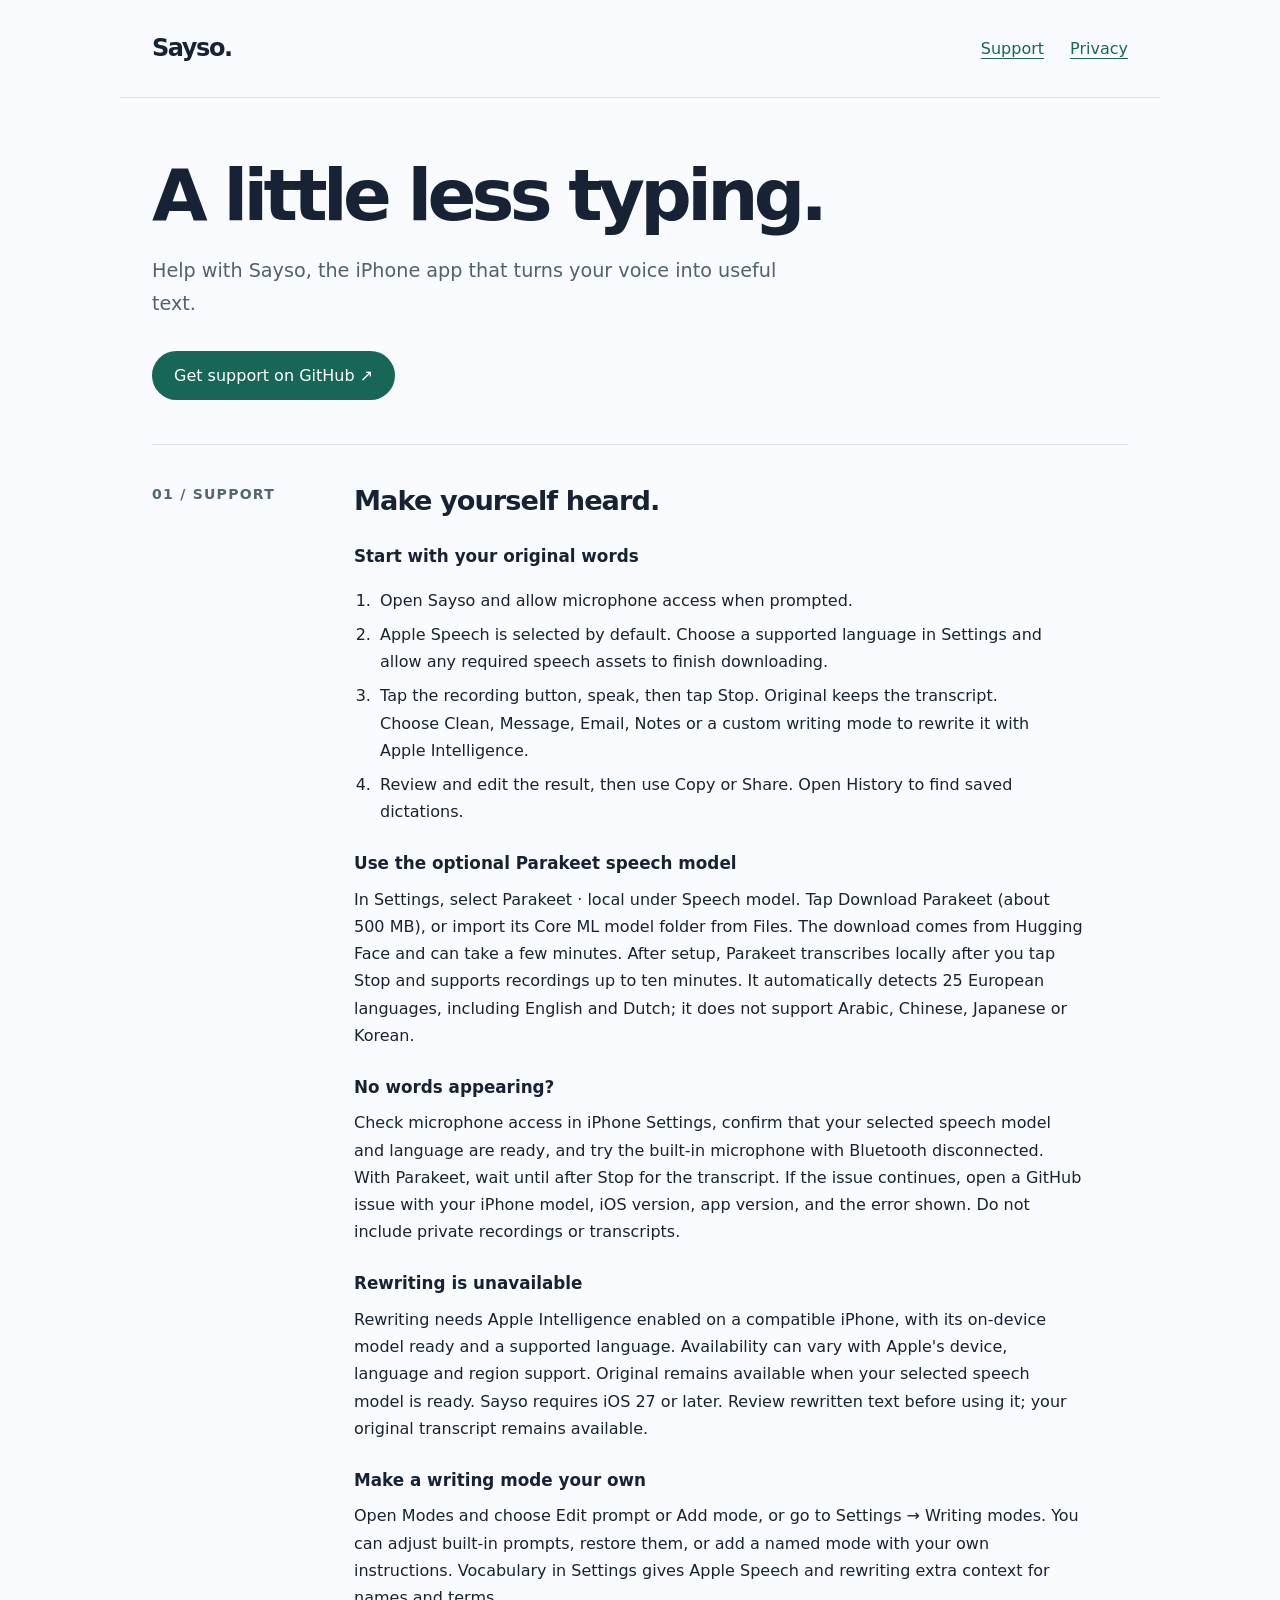
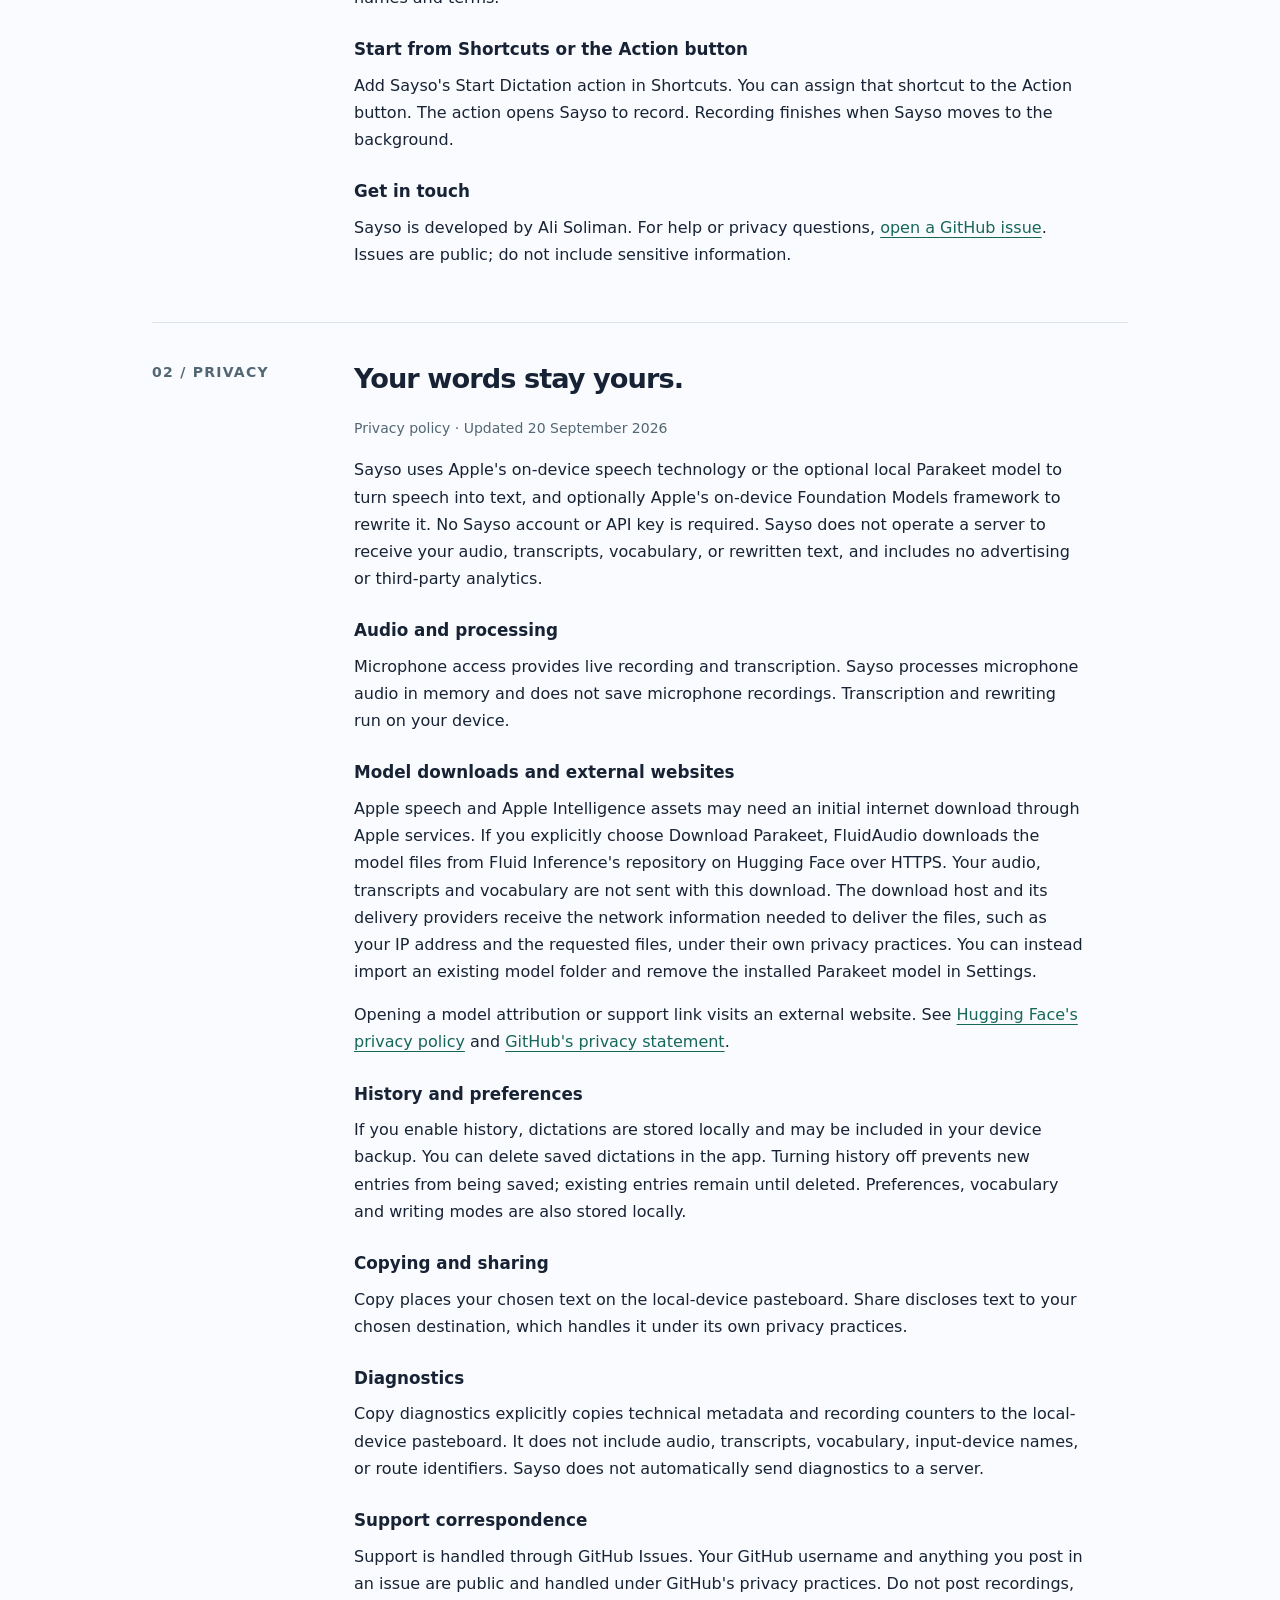
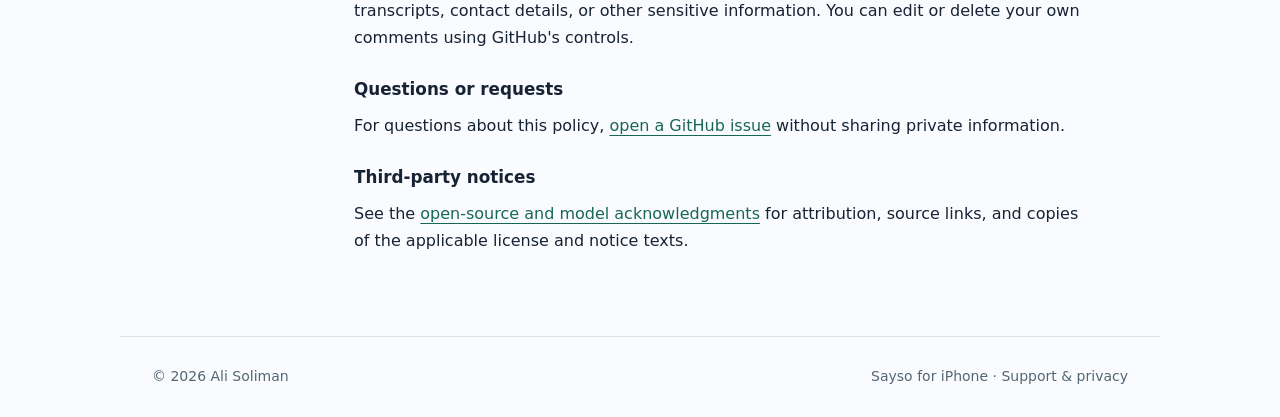
<file: index.html>
<!doctype html>
<html lang="en">
<head>
<meta charset="utf-8"><meta name="viewport" content="width=device-width, initial-scale=1">
<title>Sayso — Support &amp; Privacy</title>
<meta name="description" content="Help and privacy information for Sayso, the on-device voice-to-text app.">
<link rel="stylesheet" href="style.css">
</head>
<body>
<header><a href="#">Sayso.</a><nav aria-label="Main navigation"><a href="#support">Support</a><a href="#privacy">Privacy</a></nav></header>
<main>
<h1>A little less typing.</h1>
<p class="intro">Help with Sayso, the iPhone app that turns your voice into useful text.</p>
<a class="contact" href="https://github.com/alisoliman/sayso-support/issues">Get support on GitHub ↗</a>
<section id="support" class="section">
<div class="eyebrow">01 / Support</div><div>
<h2>Make yourself heard.</h2>
<h3>Start with your original words</h3>
<ol><li>Open Sayso and allow microphone access when prompted.</li><li>Apple Speech is selected by default. Choose a supported language in Settings and allow any required speech assets to finish downloading.</li><li>Tap the recording button, speak, then tap Stop. Original keeps the transcript. Choose Clean, Message, Email, Notes or a custom writing mode to rewrite it with Apple Intelligence.</li><li>Review and edit the result, then use Copy or Share. Open History to find saved dictations.</li></ol>
<h3>Use the optional Parakeet speech model</h3>
<p>In Settings, select Parakeet · local under Speech model. Tap Download Parakeet (about 500 MB), or import its Core ML model folder from Files. The download comes from Hugging Face and can take a few minutes. After setup, Parakeet transcribes locally after you tap Stop and supports recordings up to ten minutes. It automatically detects 25 European languages, including English and Dutch; it does not support Arabic, Chinese, Japanese or Korean.</p>
<h3>No words appearing?</h3>
<p>Check microphone access in iPhone Settings, confirm that your selected speech model and language are ready, and try the built-in microphone with Bluetooth disconnected. With Parakeet, wait until after Stop for the transcript. If the issue continues, open a GitHub issue with your iPhone model, iOS version, app version, and the error shown. Do not include private recordings or transcripts.</p>
<h3>Rewriting is unavailable</h3>
<p>Rewriting needs Apple Intelligence enabled on a compatible iPhone, with its on-device model ready and a supported language. Availability can vary with Apple's device, language and region support. Original remains available when your selected speech model is ready. Sayso requires iOS 27 or later. Review rewritten text before using it; your original transcript remains available.</p>
<h3>Make a writing mode your own</h3>
<p>Open Modes and choose Edit prompt or Add mode, or go to Settings → Writing modes. You can adjust built-in prompts, restore them, or add a named mode with your own instructions. Vocabulary in Settings gives Apple Speech and rewriting extra context for names and terms.</p>
<h3>Start from Shortcuts or the Action button</h3>
<p>Add Sayso's Start Dictation action in Shortcuts. You can assign that shortcut to the Action button. The action opens Sayso to record. Recording finishes when Sayso moves to the background.</p>
<h3>Get in touch</h3>
<p>Sayso is developed by Ali Soliman. For help or privacy questions, <a href="https://github.com/alisoliman/sayso-support/issues">open a GitHub issue</a>. Issues are public; do not include sensitive information.</p>
</div></section>
<section id="privacy" class="section">
<div class="eyebrow">02 / Privacy</div><div>
<h2>Your words stay yours.</h2>
<p class="fine">Privacy policy · Updated 20 September 2026</p>
<p>Sayso uses Apple's on-device speech technology or the optional local Parakeet model to turn speech into text, and optionally Apple's on-device Foundation Models framework to rewrite it. No Sayso account or API key is required. Sayso does not operate a server to receive your audio, transcripts, vocabulary, or rewritten text, and includes no advertising or third-party analytics.</p>
<h3>Audio and processing</h3>
<p>Microphone access provides live recording and transcription. Sayso processes microphone audio in memory and does not save microphone recordings. Transcription and rewriting run on your device.</p>
<h3>Model downloads and external websites</h3>
<p>Apple speech and Apple Intelligence assets may need an initial internet download through Apple services. If you explicitly choose Download Parakeet, FluidAudio downloads the model files from Fluid Inference's repository on Hugging Face over HTTPS. Your audio, transcripts and vocabulary are not sent with this download. The download host and its delivery providers receive the network information needed to deliver the files, such as your IP address and the requested files, under their own privacy practices. You can instead import an existing model folder and remove the installed Parakeet model in Settings.</p>
<p>Opening a model attribution or support link visits an external website. See <a href="https://huggingface.co/privacy">Hugging Face's privacy policy</a> and <a href="https://docs.github.com/en/site-policy/privacy-policies/github-general-privacy-statement">GitHub's privacy statement</a>.</p>
<h3>History and preferences</h3>
<p>If you enable history, dictations are stored locally and may be included in your device backup. You can delete saved dictations in the app. Turning history off prevents new entries from being saved; existing entries remain until deleted. Preferences, vocabulary and writing modes are also stored locally.</p>
<h3>Copying and sharing</h3>
<p>Copy places your chosen text on the local-device pasteboard. Share discloses text to your chosen destination, which handles it under its own privacy practices.</p>
<h3>Diagnostics</h3>
<p>Copy diagnostics explicitly copies technical metadata and recording counters to the local-device pasteboard. It does not include audio, transcripts, vocabulary, input-device names, or route identifiers. Sayso does not automatically send diagnostics to a server.</p>
<h3>Support correspondence</h3>
<p>Support is handled through GitHub Issues. Your GitHub username and anything you post in an issue are public and handled under GitHub's privacy practices. Do not post recordings, transcripts, contact details, or other sensitive information. You can edit or delete your own comments using GitHub's controls.</p>
<h3>Questions or requests</h3>
<p>For questions about this policy, <a href="https://github.com/alisoliman/sayso-support/issues">open a GitHub issue</a> without sharing private information.</p>
<h3>Third-party notices</h3>
<p>See the <a href="licenses.html">open-source and model acknowledgments</a> for attribution, source links, and copies of the applicable license and notice texts.</p>
</div></section>
</main><footer><span>© 2026 Ali Soliman</span><span>Sayso for iPhone · Support &amp; privacy</span></footer>
</body></html>
</file>
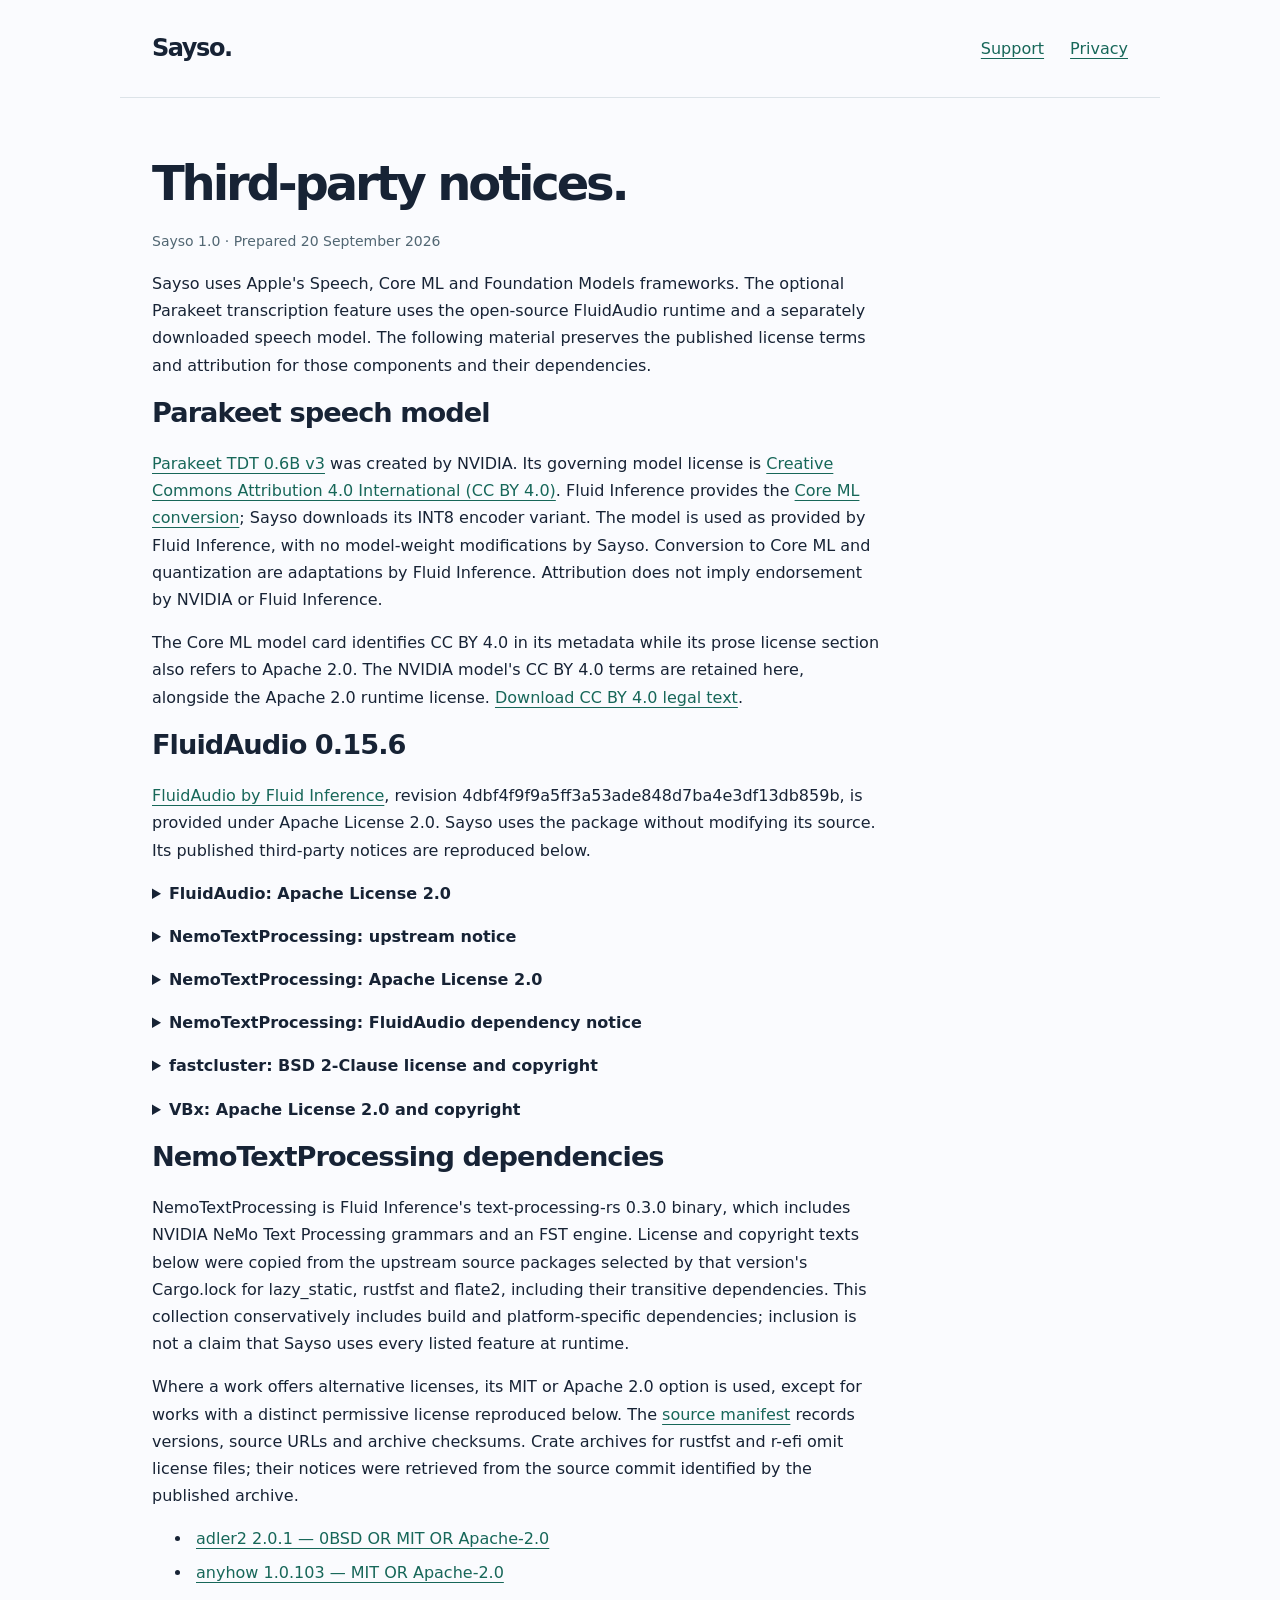
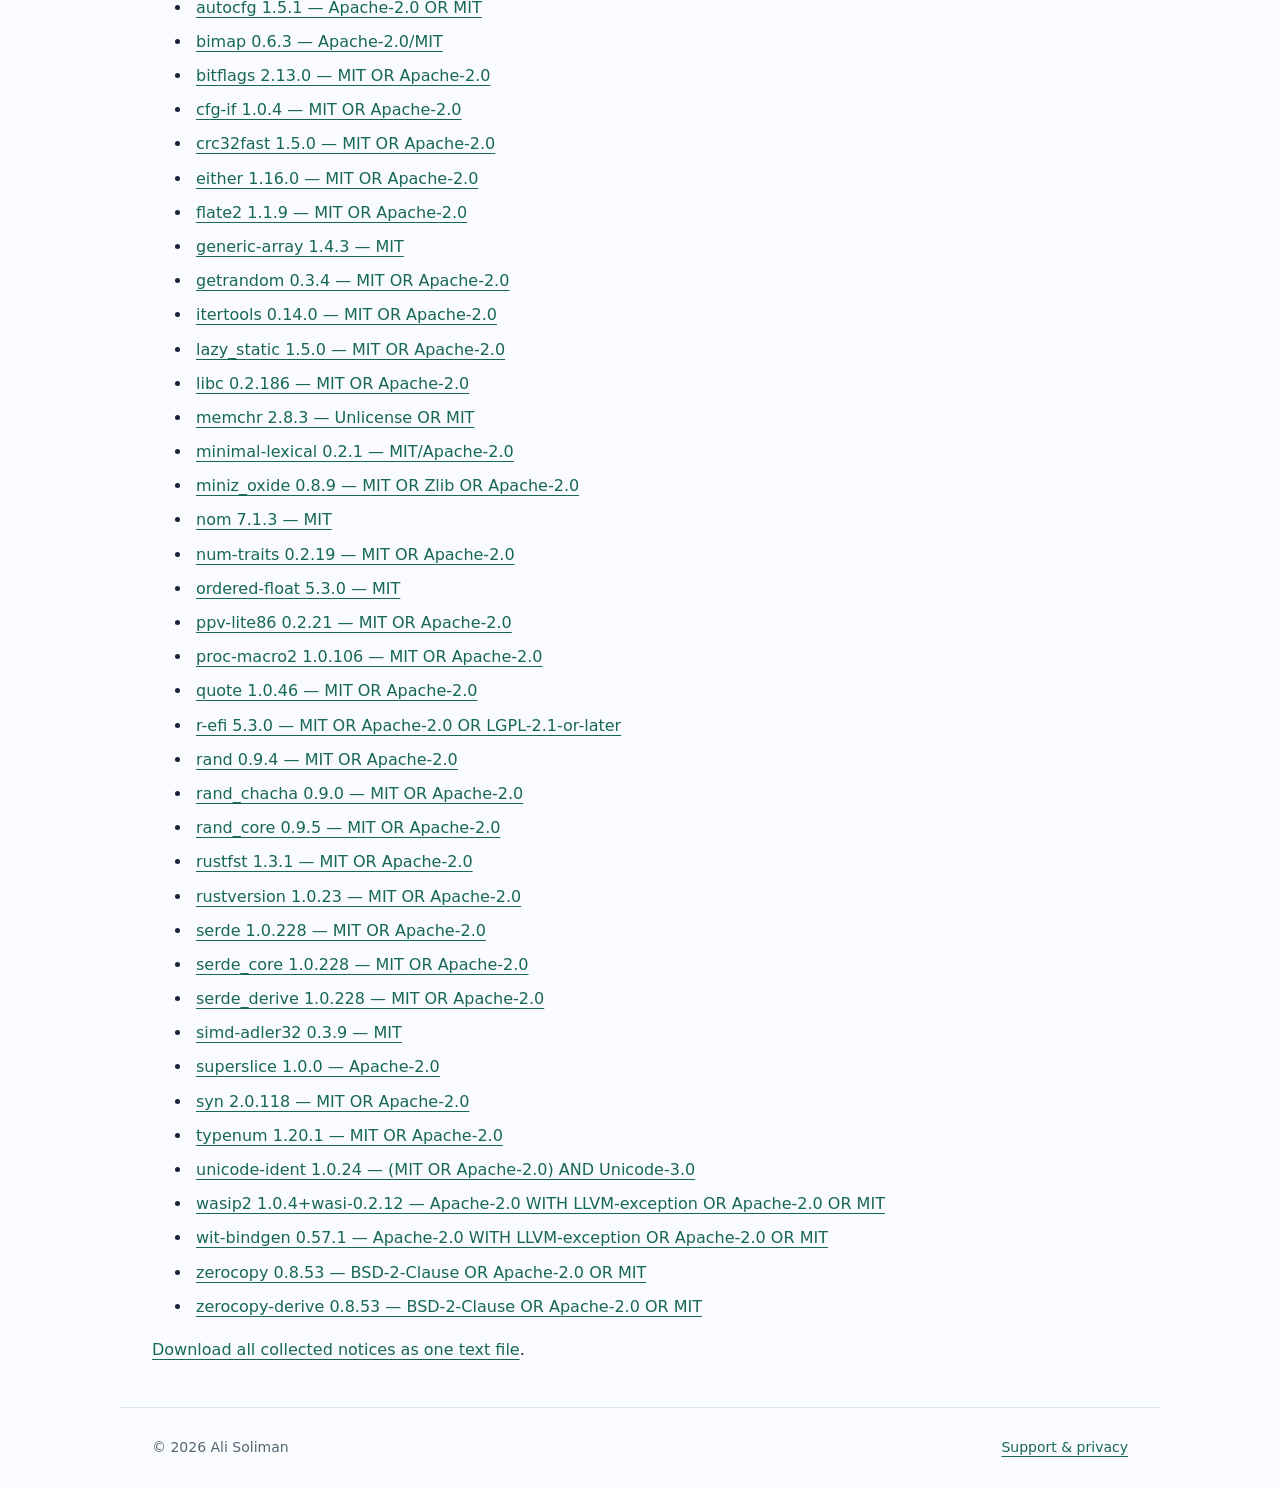
<file: licenses.html>
<!doctype html><html lang="en"><head><meta charset="utf-8"><meta name="viewport" content="width=device-width, initial-scale=1"><title>Sayso — Third-party notices</title><link rel="stylesheet" href="style.css"><style>pre{white-space:pre-wrap;overflow-wrap:anywhere;font-size:.85rem;line-height:1.5}details{margin:16px 0}summary{cursor:pointer;font-weight:650}h1{font-size:clamp(2rem,5vw,3rem)}li{overflow-wrap:anywhere}</style></head><body><header><a href="index.html">Sayso.</a><nav aria-label="Main navigation"><a href="index.html#support">Support</a><a href="index.html#privacy">Privacy</a></nav></header><main><h1>Third-party notices.</h1><p class="fine">Sayso 1.0 · Prepared 20 September 2026</p><p>Sayso uses Apple's Speech, Core ML and Foundation Models frameworks. The optional Parakeet transcription feature uses the open-source FluidAudio runtime and a separately downloaded speech model. The following material preserves the published license terms and attribution for those components and their dependencies.</p><h2>Parakeet speech model</h2><p><a href="https://huggingface.co/nvidia/parakeet-tdt-0.6b-v3">Parakeet TDT 0.6B v3</a> was created by NVIDIA. Its governing model license is <a href="https://creativecommons.org/licenses/by/4.0/">Creative Commons Attribution 4.0 International (CC BY 4.0)</a>. Fluid Inference provides the <a href="https://huggingface.co/FluidInference/parakeet-tdt-0.6b-v3-coreml">Core ML conversion</a>; Sayso downloads its INT8 encoder variant. The model is used as provided by Fluid Inference, with no model-weight modifications by Sayso. Conversion to Core ML and quantization are adaptations by Fluid Inference. Attribution does not imply endorsement by NVIDIA or Fluid Inference.</p><p>The Core ML model card identifies CC BY 4.0 in its metadata while its prose license section also refers to Apache 2.0. The NVIDIA model's CC BY 4.0 terms are retained here, alongside the Apache 2.0 runtime license. <a href="notices/CC-BY-4.0.txt">Download CC BY 4.0 legal text</a>.</p><h2>FluidAudio 0.15.6</h2><p><a href="https://github.com/FluidInference/FluidAudio/tree/v0.15.6">FluidAudio by Fluid Inference</a>, revision 4dbf4f9f9a5ff3a53ade848d7ba4e3df13db859b, is provided under Apache License 2.0. Sayso uses the package without modifying its source. Its published third-party notices are reproduced below.</p><details><summary>FluidAudio: Apache License 2.0</summary><p><a href="notices/FluidAudio-0.15.6-APACHE-2.0.txt">Download this notice</a></p><pre>                                 Apache License
                           Version 2.0, January 2004
                        http://www.apache.org/licenses/

   TERMS AND CONDITIONS FOR USE, REPRODUCTION, AND DISTRIBUTION

   1. Definitions.

      &quot;License&quot; shall mean the terms and conditions for use, reproduction,
      and distribution as defined by Sections 1 through 9 of this document.

      &quot;Licensor&quot; shall mean the copyright owner or entity authorized by
      the copyright owner that is granting the License.

      &quot;Legal Entity&quot; shall mean the union of the acting entity and all
      other entities that control, are controlled by, or are under common
      control with that entity. For the purposes of this definition,
      &quot;control&quot; means (i) the power, direct or indirect, to cause the
      direction or management of such entity, whether by contract or
      otherwise, or (ii) ownership of fifty percent (50%) or more of the
      outstanding shares, or (iii) beneficial ownership of such entity.

      &quot;You&quot; (or &quot;Your&quot;) shall mean an individual or Legal Entity
      exercising permissions granted by this License.

      &quot;Source&quot; form shall mean the preferred form for making modifications,
      including but not limited to software source code, documentation
      source, and configuration files.

      &quot;Object&quot; form shall mean any form resulting from mechanical
      transformation or translation of a Source form, including but
      not limited to compiled object code, generated documentation,
      and conversions to other media types.

      &quot;Work&quot; shall mean the work of authorship, whether in Source or
      Object form, made available under the License, as indicated by a
      copyright notice that is included in or attached to the work
      (an example is provided in the Appendix below).

      &quot;Derivative Works&quot; shall mean any work, whether in Source or Object
      form, that is based on (or derived from) the Work and for which the
      editorial revisions, annotations, elaborations, or other modifications
      represent, as a whole, an original work of authorship. For the purposes
      of this License, Derivative Works shall not include works that remain
      separable from, or merely link (or bind by name) to the interfaces of,
      the Work and Derivative Works thereof.

      &quot;Contribution&quot; shall mean any work of authorship, including
      the original version of the Work and any modifications or additions
      to that Work or Derivative Works thereof, that is intentionally
      submitted to Licensor for inclusion in the Work by the copyright owner
      or by an individual or Legal Entity authorized to submit on behalf of
      the copyright owner. For the purposes of this definition, &quot;submitted&quot;
      means any form of electronic, verbal, or written communication sent
      to the Licensor or its representatives, including but not limited to
      communication on electronic mailing lists, source code control systems,
      and issue tracking systems that are managed by, or on behalf of, the
      Licensor for the purpose of discussing and improving the Work, but
      excluding communication that is conspicuously marked or otherwise
      designated in writing by the copyright owner as &quot;Not a Contribution.&quot;

      &quot;Contributor&quot; shall mean Licensor and any individual or Legal Entity
      on behalf of whom a Contribution has been received by Licensor and
      subsequently incorporated within the Work.

   2. Grant of Copyright License. Subject to the terms and conditions of
      this License, each Contributor hereby grants to You a perpetual,
      worldwide, non-exclusive, no-charge, royalty-free, irrevocable
      copyright license to reproduce, prepare Derivative Works of,
      publicly display, publicly perform, sublicense, and distribute the
      Work and such Derivative Works in Source or Object form.

   3. Grant of Patent License. Subject to the terms and conditions of
      this License, each Contributor hereby grants to You a perpetual,
      worldwide, non-exclusive, no-charge, royalty-free, irrevocable
      (except as stated in this section) patent license to make, have made,
      use, offer to sell, sell, import, and otherwise transfer the Work,
      where such license applies only to those patent claims licensable
      by such Contributor that are necessarily infringed by their
      Contribution(s) alone or by combination of their Contribution(s)
      with the Work to which such Contribution(s) was submitted. If You
      institute patent litigation against any entity (including a
      cross-claim or counterclaim in a lawsuit) alleging that the Work
      or a Contribution incorporated within the Work constitutes direct
      or contributory patent infringement, then any patent licenses
      granted to You under this License for that Work shall terminate
      as of the date such litigation is filed.

   4. Redistribution. You may reproduce and distribute copies of the
      Work or Derivative Works thereof in any medium, with or without
      modifications, and in Source or Object form, provided that You
      meet the following conditions:

      (a) You must give any other recipients of the Work or
          Derivative Works a copy of this License; and

      (b) You must cause any modified files to carry prominent notices
          stating that You changed the files; and

      (c) You must retain, in the Source form of any Derivative Works
          that You distribute, all copyright, patent, trademark, and
          attribution notices from the Source form of the Work,
          excluding those notices that do not pertain to any part of
          the Derivative Works; and

      (d) If the Work includes a &quot;NOTICE&quot; text file as part of its
          distribution, then any Derivative Works that You distribute must
          include a readable copy of the attribution notices contained
          within such NOTICE file, excluding those notices that do not
          pertain to any part of the Derivative Works, in at least one
          of the following places: within a NOTICE text file distributed
          as part of the Derivative Works; within the Source form or
          documentation, if provided along with the Derivative Works; or,
          within a display generated by the Derivative Works, if and
          wherever such third-party notices normally appear. The contents
          of the NOTICE file are for informational purposes only and
          do not modify the License. You may add Your own attribution
          notices within Derivative Works that You distribute, alongside
          or as an addendum to the NOTICE text from the Work, provided
          that such additional attribution notices cannot be construed
          as modifying the License.

      You may add Your own copyright statement to Your modifications and
      may provide additional or different license terms and conditions
      for use, reproduction, or distribution of Your modifications, or
      for any such Derivative Works as a whole, provided Your use,
      reproduction, and distribution of the Work otherwise complies with
      the conditions stated in this License.

   5. Submission of Contributions. Unless You explicitly state otherwise,
      any Contribution intentionally submitted for inclusion in the Work
      by You to the Licensor shall be under the terms and conditions of
      this License, without any additional terms or conditions.
      Notwithstanding the above, nothing herein shall supersede or modify
      the terms of any separate license agreement you may have executed
      with Licensor regarding such Contributions.

   6. Trademarks. This License does not grant permission to use the trade
      names, trademarks, service marks, or product names of the Licensor,
      except as required for reasonable and customary use in describing the
      origin of the Work and reproducing the content of the NOTICE file.

   7. Disclaimer of Warranty. Unless required by applicable law or
      agreed to in writing, Licensor provides the Work (and each
      Contributor provides its Contributions) on an &quot;AS IS&quot; BASIS,
      WITHOUT WARRANTIES OR CONDITIONS OF ANY KIND, either express or
      implied, including, without limitation, any warranties or conditions
      of TITLE, NON-INFRINGEMENT, MERCHANTABILITY, or FITNESS FOR A
      PARTICULAR PURPOSE. You are solely responsible for determining the
      appropriateness of using or redistributing the Work and assume any
      risks associated with Your exercise of permissions under this License.

   8. Limitation of Liability. In no event and under no legal theory,
      whether in tort (including negligence), contract, or otherwise,
      unless required by applicable law (such as deliberate and grossly
      negligent acts) or agreed to in writing, shall any Contributor be
      liable to You for damages, including any direct, indirect, special,
      incidental, or consequential damages of any character arising as a
      result of this License or out of the use or inability to use the
      Work (including but not limited to damages for loss of goodwill,
      work stoppage, computer failure or malfunction, or any and all
      other commercial damages or losses), even if such Contributor
      has been advised of the possibility of such damages.

   9. Accepting Warranty or Additional Liability. While redistributing
      the Work or Derivative Works thereof, You may choose to offer,
      and charge a fee for, acceptance of support, warranty, indemnity,
      or other liability obligations and/or rights consistent with this
      License. However, in accepting such obligations, You may act only
      on Your own behalf and on Your sole responsibility, not on behalf
      of any other Contributor, and only if You agree to indemnify,
      defend, and hold each Contributor harmless for any liability
      incurred by, or claims asserted against, such Contributor by reason
      of your accepting any such warranty or additional liability.

   END OF TERMS AND CONDITIONS

   APPENDIX: How to apply the Apache License to your work.

      To apply the Apache License to your work, attach the following
      boilerplate notice, with the fields enclosed by brackets &quot;[]&quot;
      replaced with your own identifying information. (Don&#x27;t include
      the brackets!)  The text should be enclosed in the appropriate
      comment syntax for the file format. We also recommend that a
      file or class name and description of purpose be included on the
      same &quot;printed page&quot; as the copyright notice for easier
      identification within third-party archives.

   Copyright [yyyy] [name of copyright owner]

   Licensed under the Apache License, Version 2.0 (the &quot;License&quot;);
   you may not use this file except in compliance with the License.
   You may obtain a copy of the License at

       http://www.apache.org/licenses/LICENSE-2.0

   Unless required by applicable law or agreed to in writing, software
   distributed under the License is distributed on an &quot;AS IS&quot; BASIS,
   WITHOUT WARRANTIES OR CONDITIONS OF ANY KIND, either express or implied.
   See the License for the specific language governing permissions and
   limitations under the License.
</pre></details><details><summary>NemoTextProcessing: upstream notice</summary><p><a href="notices/NemoTextProcessing-NOTICE.txt">Download this notice</a></p><pre>text-processing-rs
Copyright 2026 FluidInference

This product is a Rust port of NVIDIA NeMo Text Processing
(https://github.com/NVIDIA/NeMo-text-processing), which is licensed
under the Apache License, Version 2.0.

   Copyright (c) NVIDIA CORPORATION &amp; AFFILIATES.
   Licensed under the Apache License, Version 2.0.
</pre></details><details><summary>NemoTextProcessing: Apache License 2.0</summary><p><a href="notices/NemoTextProcessing-LICENSE.txt">Download this notice</a></p><pre>                                 Apache License
                           Version 2.0, January 2004
                        http://www.apache.org/licenses/

   TERMS AND CONDITIONS FOR USE, REPRODUCTION, AND DISTRIBUTION

   1. Definitions.

      &quot;License&quot; shall mean the terms and conditions for use, reproduction,
      and distribution as defined by Sections 1 through 9 of this document.

      &quot;Licensor&quot; shall mean the copyright owner or entity authorized by
      the copyright owner that is granting the License.

      &quot;Legal Entity&quot; shall mean the union of the acting entity and all
      other entities that control, are controlled by, or are under common
      control with that entity. For the purposes of this definition,
      &quot;control&quot; means (i) the power, direct or indirect, to cause the
      direction or management of such entity, whether by contract or
      otherwise, or (ii) ownership of fifty percent (50%) or more of the
      outstanding shares, or (iii) beneficial ownership of such entity.

      &quot;You&quot; (or &quot;Your&quot;) shall mean an individual or Legal Entity
      exercising permissions granted by this License.

      &quot;Source&quot; form shall mean the preferred form for making modifications,
      including but not limited to software source code, documentation
      source, and configuration files.

      &quot;Object&quot; form shall mean any form resulting from mechanical
      transformation or translation of a Source form, including but
      not limited to compiled object code, generated documentation,
      and conversions to other media types.

      &quot;Work&quot; shall mean the work of authorship, whether in Source or
      Object form, made available under the License, as indicated by a
      copyright notice that is included in or attached to the work
      (an example is provided in the Appendix below).

      &quot;Derivative Works&quot; shall mean any work, whether in Source or Object
      form, that is based on (or derived from) the Work and for which the
      editorial revisions, annotations, elaborations, or other modifications
      represent, as a whole, an original work of authorship. For the purposes
      of this License, Derivative Works shall not include works that remain
      separable from, or merely link (or bind by name) to the interfaces of,
      the Work and Derivative Works thereof.

      &quot;Contribution&quot; shall mean any work of authorship, including
      the original version of the Work and any modifications or additions
      to that Work or Derivative Works thereof, that is intentionally
      submitted to Licensor for inclusion in the Work by the copyright owner
      or by an individual or Legal Entity authorized to submit on behalf of
      the copyright owner. For the purposes of this definition, &quot;submitted&quot;
      means any form of electronic, verbal, or written communication sent
      to the Licensor or its representatives, including but not limited to
      communication on electronic mailing lists, source code control systems,
      and issue tracking systems that are managed by, or on behalf of, the
      Licensor for the purpose of discussing and improving the Work, but
      excluding communication that is conspicuously marked or otherwise
      designated in writing by the copyright owner as &quot;Not a Contribution.&quot;

      &quot;Contributor&quot; shall mean Licensor and any individual or Legal Entity
      on behalf of whom a Contribution has been received by Licensor and
      subsequently incorporated within the Work.

   2. Grant of Copyright License. Subject to the terms and conditions of
      this License, each Contributor hereby grants to You a perpetual,
      worldwide, non-exclusive, no-charge, royalty-free, irrevocable
      copyright license to reproduce, prepare Derivative Works of,
      publicly display, publicly perform, sublicense, and distribute the
      Work and such Derivative Works in Source or Object form.

   3. Grant of Patent License. Subject to the terms and conditions of
      this License, each Contributor hereby grants to You a perpetual,
      worldwide, non-exclusive, no-charge, royalty-free, irrevocable
      (except as stated in this section) patent license to make, have made,
      use, offer to sell, sell, import, and otherwise transfer the Work,
      where such license applies only to those patent claims licensable
      by such Contributor that are necessarily infringed by their
      Contribution(s) alone or by combination of their Contribution(s)
      with the Work to which such Contribution(s) was submitted. If You
      institute patent litigation against any entity (including a
      cross-claim or counterclaim in a lawsuit) alleging that the Work
      or a Contribution incorporated within the Work constitutes direct
      or contributory patent infringement, then any patent licenses
      granted to You under this License for that Work shall terminate
      as of the date such litigation is filed.

   4. Redistribution. You may reproduce and distribute copies of the
      Work or Derivative Works thereof in any medium, with or without
      modifications, and in Source or Object form, provided that You
      meet the following conditions:

      (a) You must give any other recipients of the Work or
          Derivative Works a copy of this License; and

      (b) You must cause any modified files to carry prominent notices
          stating that You changed the files; and

      (c) You must retain, in the Source form of any Derivative Works
          that You distribute, all copyright, patent, trademark, and
          attribution notices from the Source form of the Work,
          excluding those notices that do not pertain to any part of
          the Derivative Works; and

      (d) If the Work includes a &quot;NOTICE&quot; text file as part of its
          distribution, then any Derivative Works that You distribute must
          include a readable copy of the attribution notices contained
          within such NOTICE file, excluding those notices that do not
          pertain to any part of the Derivative Works, in at least one
          of the following places: within a NOTICE text file distributed
          as part of the Derivative Works; within the Source form or
          documentation, if provided along with the Derivative Works; or,
          within a display generated by the Derivative Works, if and
          wherever such third-party notices normally appear. The contents
          of the NOTICE file are for informational purposes only and
          do not modify the License. You may add Your own attribution
          notices within Derivative Works that You distribute, alongside
          or as an addendum to the NOTICE text from the Work, provided
          that such additional attribution notices cannot be construed
          as modifying the License.

      You may add Your own copyright statement to Your modifications and
      may provide additional or different license terms and conditions
      for use, reproduction, or distribution of Your modifications, or
      for any such Derivative Works as a whole, provided Your use,
      reproduction, and distribution of the Work otherwise complies with
      the conditions stated in this License.

   5. Submission of Contributions. Unless You explicitly state otherwise,
      any Contribution intentionally submitted for inclusion in the Work
      by You to the Licensor shall be under the terms and conditions of
      this License, without any additional terms or conditions.
      Notwithstanding the above, nothing herein shall supersede or modify
      the terms of any separate license agreement you may have executed
      with Licensor regarding such Contributions.

   6. Trademarks. This License does not grant permission to use the trade
      names, trademarks, service marks, or product names of the Licensor,
      except as required for reasonable and customary use in describing the
      origin of the Work and reproducing the content of the NOTICE file.

   7. Disclaimer of Warranty. Unless required by applicable law or
      agreed to in writing, Licensor provides the Work (and each
      Contributor provides its Contributions) on an &quot;AS IS&quot; BASIS,
      WITHOUT WARRANTIES OR CONDITIONS OF ANY KIND, either express or
      implied, including, without limitation, any warranties or conditions
      of TITLE, NON-INFRINGEMENT, MERCHANTABILITY, or FITNESS FOR A
      PARTICULAR PURPOSE. You are solely responsible for determining the
      appropriateness of using or redistributing the Work and assume any
      risks associated with Your exercise of permissions under this License.

   8. Limitation of Liability. In no event and under no legal theory,
      whether in tort (including negligence), contract, or otherwise,
      unless required by applicable law (such as deliberate and grossly
      negligent acts) or agreed to in writing, shall any Contributor be
      liable to You for damages, including any direct, indirect, special,
      incidental, or consequential damages of any character arising as a
      result of this License or out of the use or inability to use the
      Work (including but not limited to damages for loss of goodwill,
      work stoppage, computer failure or malfunction, or any and all
      other commercial damages or losses), even if such Contributor
      has been advised of the possibility of such damages.

   9. Accepting Warranty or Additional Liability. While redistributing
      the Work or Derivative Works thereof, You may choose to offer,
      and charge a fee for, acceptance of support, warranty, indemnity,
      or other liability obligations and/or rights consistent with this
      License. However, in accepting such obligations, You may act only
      on Your own behalf and on Your sole responsibility, not on behalf
      of any other Contributor, and only if You agree to indemnify,
      defend, and hold each Contributor harmless for any liability
      incurred by, or claims asserted against, such Contributor by reason
      of your accepting any such warranty or additional liability.

   END OF TERMS AND CONDITIONS

   APPENDIX: How to apply the Apache License to your work.

      To apply the Apache License to your work, attach the following
      boilerplate notice, with the fields enclosed by brackets &quot;[]&quot;
      replaced with your own identifying information. (Don&#x27;t include
      the brackets!)  The text should be enclosed in the appropriate
      comment syntax for the file format. We also recommend that a
      file or class name and description of purpose be included on the
      same &quot;printed page&quot; as the copyright notice for easier
      identification within third-party archives.

   Copyright 2026 FluidInference

   Licensed under the Apache License, Version 2.0 (the &quot;License&quot;);
   you may not use this file except in compliance with the License.
   You may obtain a copy of the License at

       http://www.apache.org/licenses/LICENSE-2.0

   Unless required by applicable law or agreed to in writing, software
   distributed under the License is distributed on an &quot;AS IS&quot; BASIS,
   WITHOUT WARRANTIES OR CONDITIONS OF ANY KIND, either express or implied.
   See the License for the specific language governing permissions and
   limitations under the License.
</pre></details><details><summary>NemoTextProcessing: FluidAudio dependency notice</summary><p><a href="notices/NemoTextProcessing-LICENSE.md">Download this notice</a></p><pre># NemoTextProcessing (text-processing-rs)

The `NemoTextProcessing` binary target is the prebuilt xcframework of
[`text-processing-rs`](https://github.com/FluidInference/text-processing-rs)
(v0.3.0), used by `NemoTextNormalizer` for byte-exact NeMo text normalization.

- **Source:** https://github.com/FluidInference/text-processing-rs
- **License:** Apache License, Version 2.0

Built with the `fst-engine` feature, the xcframework includes and statically
links the following third-party works. All are permissive (Apache-2.0 / MIT)
and compatible.

## NVIDIA NeMo Text Processing

The compiled weighted-FST grammars and text-normalization fixtures are derived
from / copied from NVIDIA NeMo Text Processing (pinned commit
`1f1263579fe57ba7ed783cad3dddee710fcc5064`).

- **Source:** https://github.com/NVIDIA/NeMo-text-processing
- **License:** Apache License, Version 2.0
- **Copyright:** Copyright (c) NVIDIA CORPORATION &amp; AFFILIATES.

## rustfst

Loads and executes the compiled OpenFST grammars.

- **Source:** https://github.com/Garvys/rustfst
- **License:** MIT OR Apache-2.0
- **Copyright:** Copyright (c) Alexandre Caulier and the rustfst contributors.

## flate2

Decompresses the bundled gzipped grammars at load time.

- **Source:** https://github.com/rust-lang/flate2-rs
- **License:** MIT OR Apache-2.0
- **Copyright:** Copyright (c) Alex Crichton and the flate2 contributors.

## Other Rust dependencies

The xcframework transitively links additional permissive-licensed Rust crates
(MIT and/or Apache-2.0) via `rustfst` and `flate2` — e.g. `nom`,
`miniz_oxide`, `bitflags`, `anyhow`. See the crate&#x27;s `THIRD-PARTY-LICENSES.md`
for detail.

Full texts: Apache-2.0 &lt;https://www.apache.org/licenses/LICENSE-2.0&gt;,
MIT &lt;https://opensource.org/license/mit&gt;.
</pre></details><details><summary>fastcluster: BSD 2-Clause license and copyright</summary><p><a href="notices/fastcluster-LICENSE.md">Download this notice</a></p><pre>Copyright:
  * Until package version 1.1.23: © 2011 Daniel Müllner &lt;https://danifold.net&gt;
  * All changes from version 1.1.24 on: © Google Inc. &lt;https://www.google.com&gt;
All rights reserved.

Redistribution and use in source and binary forms, with or without modification, are permitted provided that the following conditions are met:

  * Redistributions of source code must retain the above copyright notice, this list of conditions and the following disclaimer.
  * Redistributions in binary form must reproduce the above copyright notice, this list of conditions and the following disclaimer in the documentation and/or other materials provided with the distribution.

THIS SOFTWARE IS PROVIDED BY THE COPYRIGHT HOLDERS AND CONTRIBUTORS &quot;AS IS&quot; AND ANY EXPRESS OR IMPLIED WARRANTIES, INCLUDING, BUT NOT LIMITED TO, THE IMPLIED WARRANTIES OF MERCHANTABILITY AND FITNESS FOR A PARTICULAR PURPOSE ARE DISCLAIMED. IN NO EVENT SHALL THE COPYRIGHT HOLDER OR CONTRIBUTORS BE LIABLE FOR ANY DIRECT, INDIRECT, INCIDENTAL, SPECIAL, EXEMPLARY, OR CONSEQUENTIAL DAMAGES (INCLUDING, BUT NOT LIMITED TO, PROCUREMENT OF SUBSTITUTE GOODS OR SERVICES; LOSS OF USE, DATA, OR PROFITS; OR BUSINESS INTERRUPTION) HOWEVER CAUSED AND ON ANY THEORY OF LIABILITY, WHETHER IN CONTRACT, STRICT LIABILITY, OR TORT (INCLUDING NEGLIGENCE OR OTHERWISE) ARISING IN ANY WAY OUT OF THE USE OF THIS SOFTWARE, EVEN IF ADVISED OF THE POSSIBILITY OF SUCH DAMAGE.
</pre></details><details><summary>VBx: Apache License 2.0 and copyright</summary><p><a href="notices/vbx-LICENSE.md">Download this notice</a></p><pre>                                 Apache License
                           Version 2.0, January 2004
                        http://www.apache.org/licenses/

TERMS AND CONDITIONS FOR USE, REPRODUCTION, AND DISTRIBUTION

1. Definitions.

&quot;License&quot; shall mean the terms and conditions for use, reproduction,
and distribution as defined by Sections 1 through 9 of this document.

&quot;Licensor&quot; shall mean the copyright owner or entity authorized by
the copyright owner that is granting the License.

&quot;Legal Entity&quot; shall mean the union of the acting entity and all
other entities that control, are controlled by, or are under common
control with that entity. For the purposes of this definition,
&quot;control&quot; means (i) the power, direct or indirect, to cause the
direction or management of such entity, whether by contract or
otherwise, or (ii) ownership of fifty percent (50%) or more of the
outstanding shares, or (iii) beneficial ownership of such entity.

&quot;You&quot; (or &quot;Your&quot;) shall mean an individual or Legal Entity
exercising permissions granted by this License.

&quot;Source&quot; form shall mean the preferred form for making modifications,
including but not limited to software source code, documentation
source, and configuration files.

&quot;Object&quot; form shall mean any form resulting from mechanical
transformation or translation of a Source form, including but not
limited to compiled object code, generated documentation, and
conversions to other media types.

&quot;Work&quot; shall mean the work of authorship, whether in Source or
Object form, made available under the License, as indicated by a
copyright notice that is included in or attached to the work
(an example is provided in the Appendix below).

&quot;Derivative Works&quot; shall mean any work, whether in Source or Object
form, that is based on (or derived from) the Work and for which the
editorial revisions, annotations, elaborations, or other modifications
represent, as a whole, an original work of authorship. For the purposes
of this License, Derivative Works shall not include works that remain
separable from, or merely link (or bind by name) to the interfaces of,
the Work and Derivative Works thereof.

&quot;Contribution&quot; shall mean any work of authorship, including
the original version of the Work and any modifications or additions
to that Work or Derivative Works thereof, that is intentionally
submitted to Licensor for inclusion in the Work by the copyright owner
or by an individual or Legal Entity authorized to submit on behalf of
the copyright owner. For the purposes of this definition, &quot;submitted&quot;
means any form of electronic, verbal, or written communication sent
to the Licensor or its representatives, including but not limited to
communication on electronic mailing lists, source code control systems,
and issue tracking systems that are managed by, or on behalf of, the
Licensor for the purpose of discussing and improving the Work, but
excluding communication that is conspicuously marked or otherwise
designated in writing by the copyright owner as &quot;Not a Contribution.&quot;

&quot;Contributor&quot; shall mean Licensor and any individual or Legal Entity
on behalf of whom a Contribution has been received by Licensor and
subsequently incorporated within the Work.

2. Grant of Copyright License. Subject to the terms and conditions of
this License, each Contributor hereby grants to You a perpetual,
worldwide, non-exclusive, no-charge, royalty-free, irrevocable
copyright license to reproduce, prepare Derivative Works of,
publicly display, publicly perform, sublicense, and distribute the
Work and such Derivative Works in Source or Object form.

3. Grant of Patent License. Subject to the terms and conditions of
this License, each Contributor hereby grants to You a perpetual,
worldwide, non-exclusive, no-charge, royalty-free, irrevocable
(except as stated in this section) patent license to make, have made,
use, offer to sell, sell, import, and otherwise transfer the Work,
where such license applies only to those patent claims licensable
by such Contributor that are necessarily infringed by their
Contribution(s) alone or by combination of their Contribution(s)
with the Work to which such Contribution(s) was submitted. If You
institute patent litigation against any entity (including a
cross-claim or counterclaim in a lawsuit) alleging that the Work
or a Contribution incorporated within the Work constitutes direct
or contributory patent infringement, then any patent licenses
granted to You under this License for that Work shall terminate
as of the date such litigation is filed.

4. Redistribution. You may reproduce and distribute copies of the
Work or Derivative Works thereof in any medium, with or without
modifications, and in Source or Object form, provided that You
meet the following conditions:

   (a) You must give any other recipients of the Work or
       Derivative Works a copy of this License; and

   (b) You must cause any modified files to carry prominent notices
       stating that You changed the files; and

   (c) You must retain, in the Source form of any Derivative Works
       that You distribute, all copyright, patent, trademark, and
       attribution notices from the Source form of the Work,
       excluding those notices that do not pertain to any part of
       the Derivative Works; and

   (d) If the Work includes a &quot;NOTICE&quot; text file as part of its
       distribution, then any Derivative Works that You distribute must
       include a readable copy of the attribution notices contained
       within such NOTICE file, excluding those notices that do not
       pertain to any part of the Derivative Works, in at least one
       of the following places: within a NOTICE text file distributed
       as part of the Derivative Works; within the Source form or
       documentation, if provided along with the Derivative Works; or,
       within a display generated by the Derivative Works, if and
       wherever such third-party notices normally appear. The contents
       of the NOTICE file are for informational purposes only and
       do not modify the License. You may add Your own attribution
       notices within Derivative Works that You distribute, alongside
       or as an addendum to the NOTICE text from the Work, provided
       that such additional attribution notices cannot be construed
       as modifying the License.

You may add Your own copyright statement to Your modifications and
may provide additional or different license terms and conditions
for use, reproduction, or distribution of Your modifications, or
for any such Derivative Works as a whole, provided Your use,
reproduction, and distribution of the Work otherwise complies with
the conditions stated in this License.

5. Submission of Contributions. Unless You explicitly state otherwise,
any Contribution intentionally submitted for inclusion in the Work
by You to the Licensor shall be under the terms and conditions of
this License, without any additional terms or conditions.
Notwithstanding the above, nothing herein shall supersede or modify
the terms of any separate license agreement you may have executed
with Licensor regarding such Contributions.

6. Trademarks. This License does not grant permission to use the trade
names, trademarks, service marks, or product names of the Licensor,
except as required for reasonable and customary use in describing the
origin of the Work and reproducing the content of the NOTICE file.

7. Disclaimer of Warranty. Unless required by applicable law or
agreed to in writing, Licensor provides the Work (and each
Contributor provides its Contributions) on an &quot;AS IS&quot; BASIS,
WITHOUT WARRANTIES OR CONDITIONS OF ANY KIND, either express or
implied, including, without limitation, any warranties or conditions
of TITLE, NON-INFRINGEMENT, MERCHANTABILITY, or FITNESS FOR A
PARTICULAR PURPOSE. You are solely responsible for determining the
appropriateness of using or redistributing the Work and assume any
risks associated with Your exercise of permissions under this License.

8. Limitation of Liability. In no event and under no legal theory,
whether in tort (including negligence), contract, or otherwise,
unless required by applicable law (such as deliberate and grossly
negligent acts) or agreed to in writing, shall any Contributor be
liable to You for damages, including any direct, indirect, special,
incidental, or consequential damages of any character arising as a
result of this License or out of the use or inability to use the
Work (including but not limited to damages for loss of goodwill,
work stoppage, computer failure or malfunction, or any and all
other commercial damages or losses), even if such Contributor
has been advised of the possibility of such damages.

9. Accepting Warranty or Additional Liability. While redistributing
the Work or Derivative Works thereof, You may choose to offer,
and charge a fee for, acceptance of support, warranty, indemnity,
or other liability obligations and/or rights consistent with this
License. However, in accepting such obligations, You may act only
on Your own behalf and on Your sole responsibility, not on behalf
of any other Contributor, and only if You agree to indemnify,
defend, and hold each Contributor harmless for any liability
incurred by, or claims asserted against, such Contributor by reason
of your accepting any such warranty or additional liability.

END OF TERMS AND CONDITIONS

APPENDIX: How to apply the Apache License to your work.

   To apply the Apache License to your work, attach the following
   boilerplate notice, with the fields enclosed by brackets &quot;[]&quot;
   replaced with your own identifying information. (Don&#x27;t include
   the brackets!)  The text should be enclosed in the appropriate
   comment syntax for the file format. We also recommend that a
   file or class name and description of purpose be included on the
   same &quot;printed page&quot; as the copyright notice for easier
   identification within third-party archives.

Copyright 2021-2024 BUT Speech@FIT (original VBx project)

Licensed under the Apache License, Version 2.0 (the &quot;License&quot;);
you may not use this file except in compliance with the License.
You may obtain a copy of the License at

    http://www.apache.org/licenses/LICENSE-2.0

Unless required by applicable law or agreed to in writing, software
distributed under the License is distributed on an &quot;AS IS&quot; BASIS,
WITHOUT WARRANTIES OR CONDITIONS OF ANY KIND, either express or implied.
See the License for the specific language governing permissions and
limitations under the License.
</pre></details><h2>NemoTextProcessing dependencies</h2><p>NemoTextProcessing is Fluid Inference's text-processing-rs 0.3.0 binary, which includes NVIDIA NeMo Text Processing grammars and an FST engine. License and copyright texts below were copied from the upstream source packages selected by that version's Cargo.lock for lazy_static, rustfst and flate2, including their transitive dependencies. This collection conservatively includes build and platform-specific dependencies; inclusion is not a claim that Sayso uses every listed feature at runtime.</p><p>Where a work offers alternative licenses, its MIT or Apache 2.0 option is used, except for works with a distinct permissive license reproduced below. The <a href="notices-rust-manifest.json">source manifest</a> records versions, source URLs and archive checksums. Crate archives for rustfst and r-efi omit license files; their notices were retrieved from the source commit identified by the published archive.</p><ul><li><a href="notices/adler2-2.0.1.txt">adler2 2.0.1 — 0BSD OR MIT OR Apache-2.0</a></li><li><a href="notices/anyhow-1.0.103.txt">anyhow 1.0.103 — MIT OR Apache-2.0</a></li><li><a href="notices/autocfg-1.5.1.txt">autocfg 1.5.1 — Apache-2.0 OR MIT</a></li><li><a href="notices/bimap-0.6.3.txt">bimap 0.6.3 — Apache-2.0/MIT</a></li><li><a href="notices/bitflags-2.13.0.txt">bitflags 2.13.0 — MIT OR Apache-2.0</a></li><li><a href="notices/cfg-if-1.0.4.txt">cfg-if 1.0.4 — MIT OR Apache-2.0</a></li><li><a href="notices/crc32fast-1.5.0.txt">crc32fast 1.5.0 — MIT OR Apache-2.0</a></li><li><a href="notices/either-1.16.0.txt">either 1.16.0 — MIT OR Apache-2.0</a></li><li><a href="notices/flate2-1.1.9.txt">flate2 1.1.9 — MIT OR Apache-2.0</a></li><li><a href="notices/generic-array-1.4.3.txt">generic-array 1.4.3 — MIT</a></li><li><a href="notices/getrandom-0.3.4.txt">getrandom 0.3.4 — MIT OR Apache-2.0</a></li><li><a href="notices/itertools-0.14.0.txt">itertools 0.14.0 — MIT OR Apache-2.0</a></li><li><a href="notices/lazy_static-1.5.0.txt">lazy_static 1.5.0 — MIT OR Apache-2.0</a></li><li><a href="notices/libc-0.2.186.txt">libc 0.2.186 — MIT OR Apache-2.0</a></li><li><a href="notices/memchr-2.8.3.txt">memchr 2.8.3 — Unlicense OR MIT</a></li><li><a href="notices/minimal-lexical-0.2.1.txt">minimal-lexical 0.2.1 — MIT/Apache-2.0</a></li><li><a href="notices/miniz_oxide-0.8.9.txt">miniz_oxide 0.8.9 — MIT OR Zlib OR Apache-2.0</a></li><li><a href="notices/nom-7.1.3.txt">nom 7.1.3 — MIT</a></li><li><a href="notices/num-traits-0.2.19.txt">num-traits 0.2.19 — MIT OR Apache-2.0</a></li><li><a href="notices/ordered-float-5.3.0.txt">ordered-float 5.3.0 — MIT</a></li><li><a href="notices/ppv-lite86-0.2.21.txt">ppv-lite86 0.2.21 — MIT OR Apache-2.0</a></li><li><a href="notices/proc-macro2-1.0.106.txt">proc-macro2 1.0.106 — MIT OR Apache-2.0</a></li><li><a href="notices/quote-1.0.46.txt">quote 1.0.46 — MIT OR Apache-2.0</a></li><li><a href="notices/r-efi-5.3.0.txt">r-efi 5.3.0 — MIT OR Apache-2.0 OR LGPL-2.1-or-later</a></li><li><a href="notices/rand-0.9.4.txt">rand 0.9.4 — MIT OR Apache-2.0</a></li><li><a href="notices/rand_chacha-0.9.0.txt">rand_chacha 0.9.0 — MIT OR Apache-2.0</a></li><li><a href="notices/rand_core-0.9.5.txt">rand_core 0.9.5 — MIT OR Apache-2.0</a></li><li><a href="notices/rustfst-1.3.1.txt">rustfst 1.3.1 — MIT OR Apache-2.0</a></li><li><a href="notices/rustversion-1.0.23.txt">rustversion 1.0.23 — MIT OR Apache-2.0</a></li><li><a href="notices/serde-1.0.228.txt">serde 1.0.228 — MIT OR Apache-2.0</a></li><li><a href="notices/serde_core-1.0.228.txt">serde_core 1.0.228 — MIT OR Apache-2.0</a></li><li><a href="notices/serde_derive-1.0.228.txt">serde_derive 1.0.228 — MIT OR Apache-2.0</a></li><li><a href="notices/simd-adler32-0.3.9.txt">simd-adler32 0.3.9 — MIT</a></li><li><a href="notices/superslice-1.0.0.txt">superslice 1.0.0 — Apache-2.0</a></li><li><a href="notices/syn-2.0.118.txt">syn 2.0.118 — MIT OR Apache-2.0</a></li><li><a href="notices/typenum-1.20.1.txt">typenum 1.20.1 — MIT OR Apache-2.0</a></li><li><a href="notices/unicode-ident-1.0.24.txt">unicode-ident 1.0.24 — (MIT OR Apache-2.0) AND Unicode-3.0</a></li><li><a href="notices/wasip2-1.0.4+wasi-0.2.12.txt">wasip2 1.0.4+wasi-0.2.12 — Apache-2.0 WITH LLVM-exception OR Apache-2.0 OR MIT</a></li><li><a href="notices/wit-bindgen-0.57.1.txt">wit-bindgen 0.57.1 — Apache-2.0 WITH LLVM-exception OR Apache-2.0 OR MIT</a></li><li><a href="notices/zerocopy-0.8.53.txt">zerocopy 0.8.53 — BSD-2-Clause OR Apache-2.0 OR MIT</a></li><li><a href="notices/zerocopy-derive-0.8.53.txt">zerocopy-derive 0.8.53 — BSD-2-Clause OR Apache-2.0 OR MIT</a></li></ul><p><a href="THIRD_PARTY_NOTICES.txt">Download all collected notices as one text file</a>.</p></main><footer><span>© 2026 Ali Soliman</span><a href="index.html">Support &amp; privacy</a></footer></body></html>
</file>
<file: style.css>
:root{--background:#fafbfe;--foreground:#172335;--accent:#176759;--border:#dce3e8;font-family:ui-sans-serif,system-ui,-apple-system,BlinkMacSystemFont,"Segoe UI",sans-serif;color:var(--foreground);background:var(--background);font-synthesis:none}*{box-sizing:border-box}body{margin:0;font-size:1rem;line-height:1.7}a{color:var(--accent);text-underline-offset:.25em}a:hover{text-decoration-thickness:2px}a:focus-visible{outline:3px solid #207a67;outline-offset:5px}header,main,footer{max-width:1040px;margin:auto;padding:28px 32px}header{display:flex;align-items:center;justify-content:space-between;border-bottom:1px solid var(--border);gap:24px}header>a{font-size:1.5rem;font-weight:750;text-decoration:none;color:var(--foreground);letter-spacing:-.06em}nav{display:flex;gap:26px}main{padding-top:60px}h1{font-size:clamp(2.5rem,6vw,4.5rem);line-height:1.05;letter-spacing:-.065em;margin:0 0 22px;max-width:700px}h2{font-size:1.7rem;line-height:1.3;letter-spacing:-.035em;margin:0 0 20px}h3{font-size:1.05rem;margin:24px 0 8px}p{max-width:730px;margin:0 0 16px}.intro{font-size:1.2rem;color:#506170;max-width:630px}.contact{display:inline-block;border-radius:100px;background:var(--accent);color:white;padding:11px 22px;text-decoration:none;margin:14px 0 44px}.section{display:grid;grid-template-columns:170px minmax(0,1fr);border-top:1px solid var(--border);padding:38px 0;gap:32px;scroll-margin-top:24px}.eyebrow{font-size:.875rem;text-transform:uppercase;letter-spacing:.09em;color:#526773;font-weight:650}.fine{font-size:.875rem;color:#526773}footer{border-top:1px solid var(--border);color:#526773;font-size:.875rem;display:flex;justify-content:space-between;gap:20px}ol{padding-left:22px;max-width:700px}li{padding-left:4px;margin-bottom:7px}@media(max-width:600px){header,main,footer{padding-left:22px;padding-right:22px}main{padding-top:40px}.section{grid-template-columns:1fr;gap:10px}footer{display:block}}@media(prefers-color-scheme:dark){:root{--background:#101c27;--foreground:#e7edf2;--accent:#87dbc5;--border:#30414f}.intro,.fine,.eyebrow,footer{color:#afbeca}.contact{background:#87dbc5;color:#10251e}}
</file>
